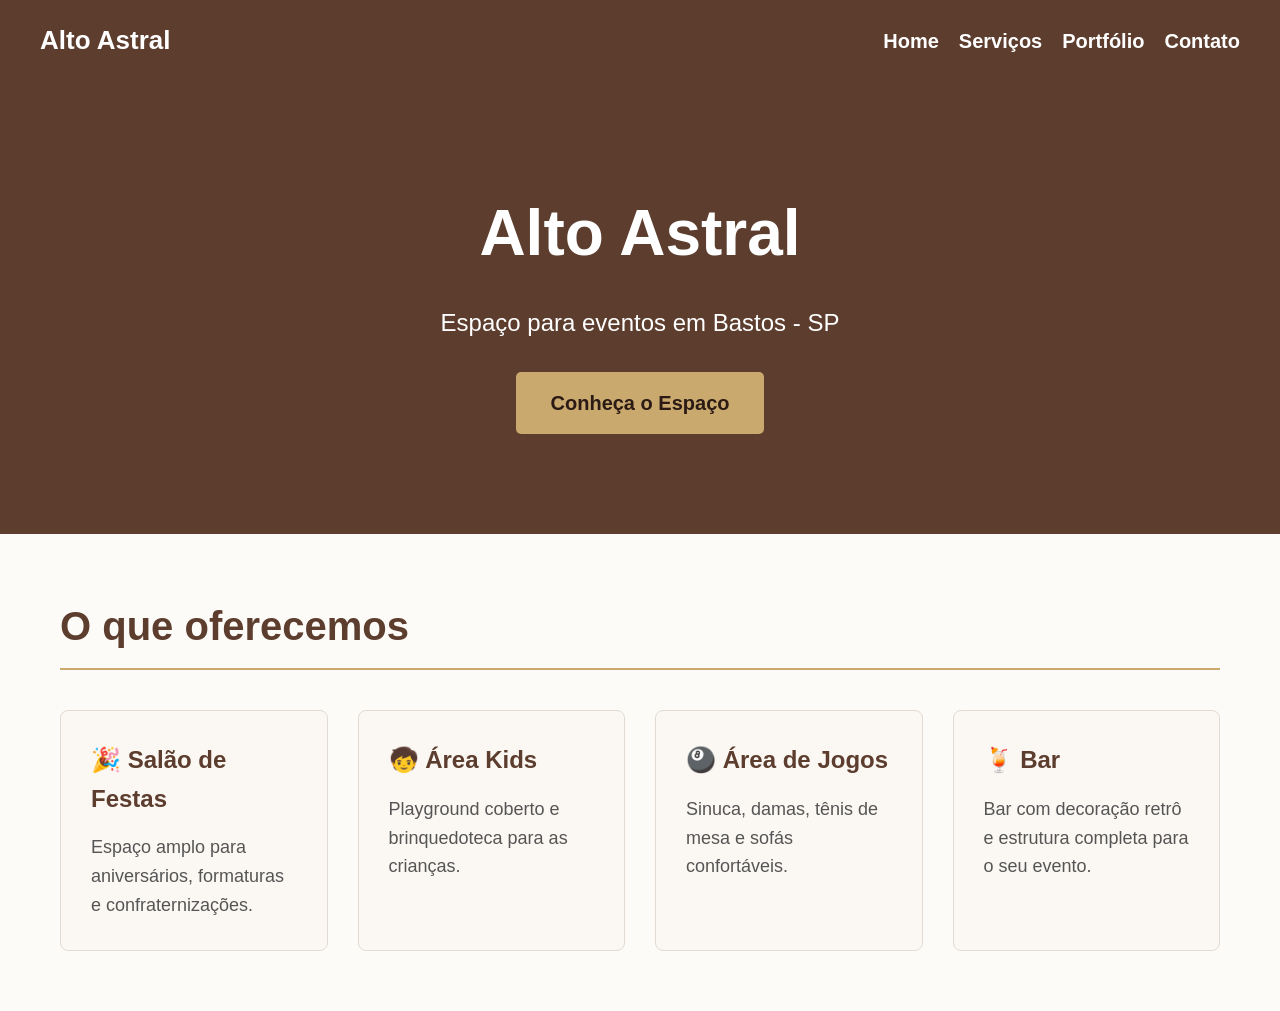
<file: index.html>
<!DOCTYPE html>
<html lang="pt-BR">
<head>
<meta charset="UTF-8">
<meta name="viewport" content="width=device-width, initial-scale=1.0">
<title>Alto Astral - Espaço para Eventos</title>
<link rel="stylesheet" href="style.css">
</head>
<body>

<nav>
  <span>Alto Astral</span>
  <a href="index.html">Home</a>
  <a href="servicos.html">Serviços</a>
  <a href="portfolio.html">Portfólio</a>
  <a href="contato.html">Contato</a>
</nav>

<div id="home">
  <div class="hero">
    <h1>Alto Astral</h1>
    <p>Espaço para eventos em Bastos - SP</p>
    <a class="btn" href="servicos.html">Conheça o Espaço</a>
  </div>

  <section>
    <h2>O que oferecemos</h2>
    <div class="cards">
      <div class="card">
        <h3>🎉 Salão de Festas</h3>
        <p>Espaço amplo para aniversários, formaturas e confraternizações.</p>
      </div>
      <div class="card">
        <h3>🧒 Área Kids</h3>
        <p>Playground coberto e brinquedoteca para as crianças.</p>
      </div>
      <div class="card">
        <h3>🎱 Área de Jogos</h3>
        <p>Sinuca, damas, tênis de mesa e sofás confortáveis.</p>
      </div>
      <div class="card">
        <h3>🍹 Bar</h3>
        <p>Bar com decoração retrô e estrutura completa para o seu evento.</p>
      </div>
    </div>
  </section>
</div>

</body>
</html>
</file>
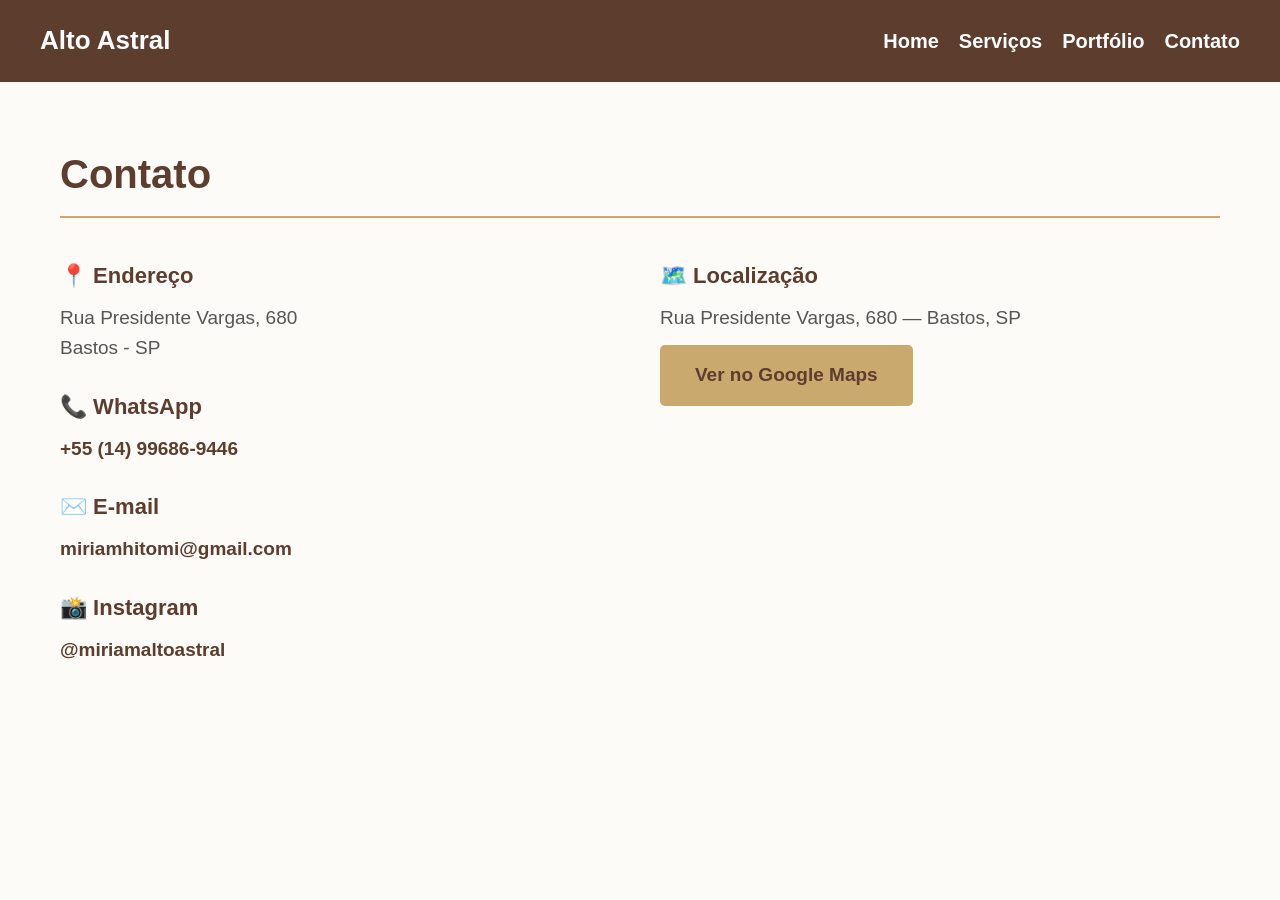
<file: contato.html>
<!DOCTYPE html>
<html lang="pt-BR">
<head>
<meta charset="UTF-8">
<meta name="viewport" content="width=device-width, initial-scale=1.0">
<title>Contato - Alto Astral</title>
<link rel="stylesheet" href="style.css">
</head>
<body>

<nav>
  <span>Alto Astral</span>
  <a href="index.html">Home</a>
  <a href="servicos.html">Serviços</a>
  <a href="portfolio.html">Portfólio</a>
  <a href="contato.html">Contato</a>
</nav>

<div id="contato">
  <section>
    <h2>Contato</h2>
    <div class="contact-grid">
      <div>
        <div class="contact-item">
          <h4>📍 Endereço</h4>
          <p>Rua Presidente Vargas, 680<br>Bastos - SP</p>
        </div>
        <div class="contact-item">
          <h4>📞 WhatsApp</h4>
          <a href="https://wa.me/5514996869446" target="_blank">+55 (14) 99686-9446</a>
        </div>
        <div class="contact-item">
          <h4>✉️ E-mail</h4>
          <a href="mailto:miriamhitomi@gmail.com">miriamhitomi@gmail.com</a>
        </div>
        <div class="contact-item">
          <h4>📸 Instagram</h4>
          <a href="https://www.instagram.com/miriamaltoastral?igsh=bGprZXJ0Nnk1MXoy" target="_blank">@miriamaltoastral</a>
        </div>
      </div>
      <div>
        <div class="contact-item">
          <h4>🗺️ Localização</h4>
          <p style="margin-bottom:12px;">Rua Presidente Vargas, 680 — Bastos, SP</p>
          <a class="btn" href="http://maps.google.com/?q=Rua Presidente Vargas, 680 Bastos SP" target="_blank">Ver no Google Maps</a>
        </div>
      </div>
    </div>
  </section>
</div>

</body>
</html>
</file>
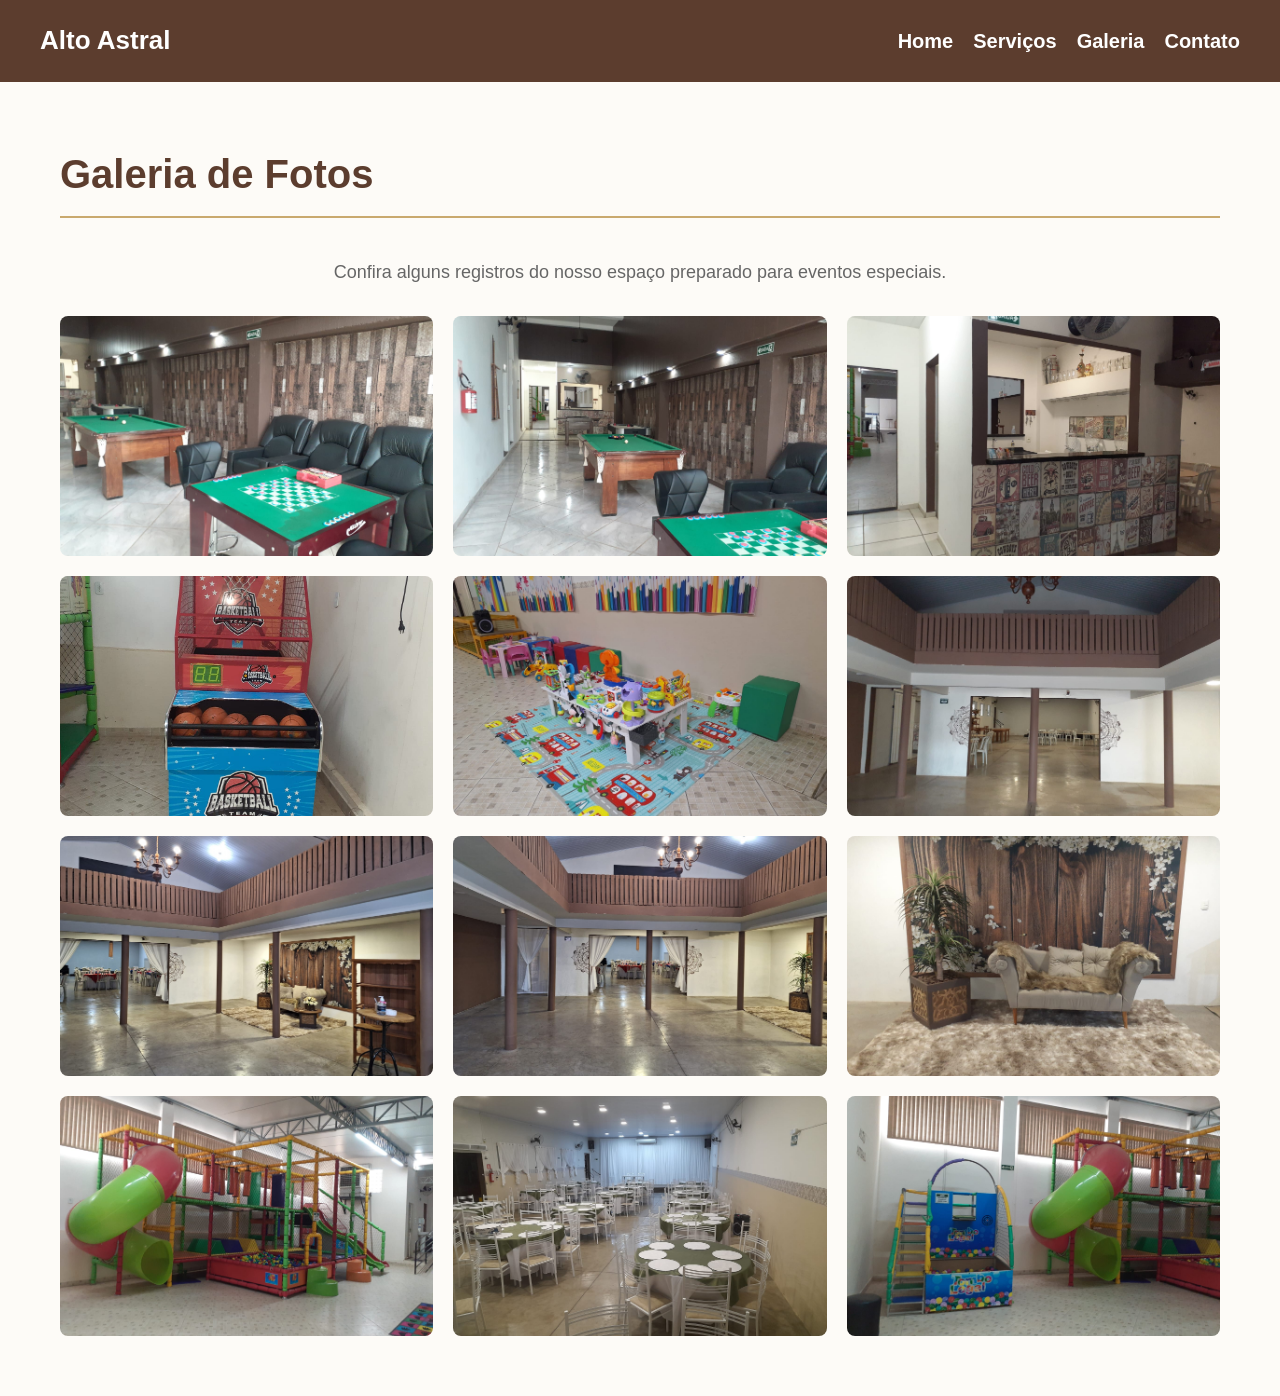
<file: portfolio.html>
<!DOCTYPE html>
<html lang="pt-BR">
<head>
<meta charset="UTF-8">
<meta name="viewport" content="width=device-width, initial-scale=1.0">
<title>Galeria - Alto Astral</title>
<link rel="stylesheet" href="style.css">
</head>
<body>

<nav>
  <span>Alto Astral</span>
  <a href="index.html">Home</a>
  <a href="servicos.html">Serviços</a>
  <a href="portfolio.html">Galeria</a>
  <a href="contato.html">Contato</a>
</nav>

<div id="galeria">
  <section>
    <h2>Galeria de Fotos</h2>
    <p style="text-align:center; margin-bottom: 30px; color: #666;">Confira alguns registros do nosso espaço preparado para eventos especiais.</p>
    
    <div class="gallery">
      <img src="images/area_de_jogos1.jpeg" alt="Espaço de Jogos e Sofás">
      <img src="images/area_de_jogos2.jpeg" alt="Área de Jogos - Vista geral">
      <img src="images/bar.jpeg" alt="Bar">
      <img src="images/basquete.jpeg" alt="Brinquedoteca - Basquete">
      <img src="images/brinquedoteca.jpeg" alt="Brinquedoteca - Espaço Kids">
      <img src="images/entrada1.jpeg" alt="Visão geral - Espaço">
      <img src="images/entrada2.jpeg" alt="Entrada do Espaço 1">
      <img src="images/entrada3.jpeg" alt="Entrada do Espaço 2">
      <img src="images/entrada4.jpeg" alt="Entrada do Espaço 3">
      <img src="images/playground.jpeg" alt="Playground Infantil">
      <img src="images/salão_de_festas.jpeg" alt="Salão de Festas Principal">
      <img src="images/tombo_legal.jpeg" alt="Brinquedo Tombo Legal">
    </div>
  </section>
</div>

</body>
</html>
</file>
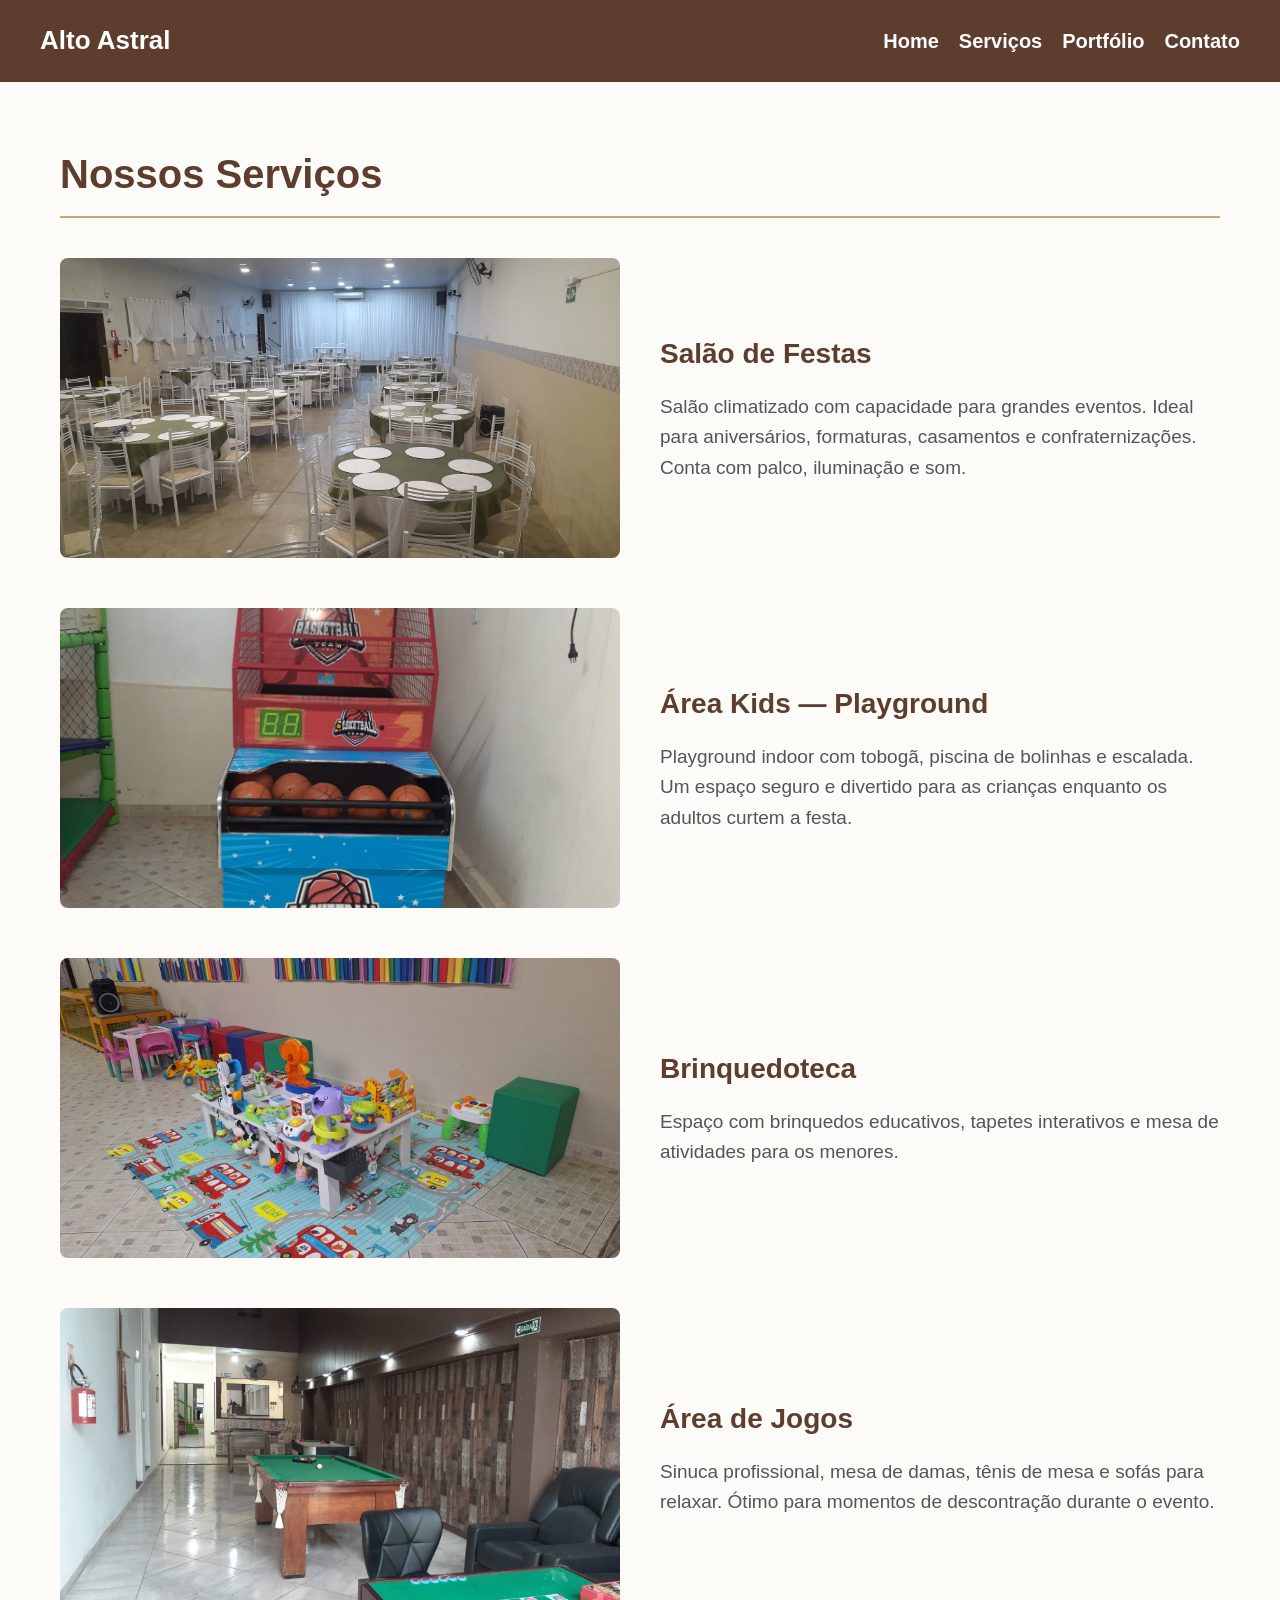
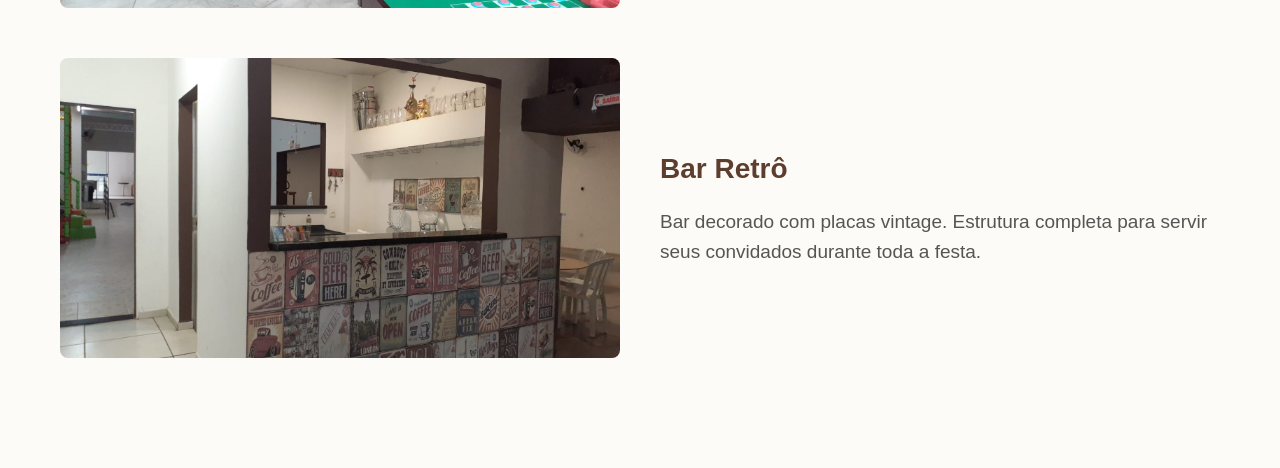
<file: servicos.html>
<!DOCTYPE html>
<html lang="pt-BR">
<head>
<meta charset="UTF-8">
<meta name="viewport" content="width=device-width, initial-scale=1.0">
<title>Serviços - Alto Astral</title>
<link rel="stylesheet" href="style.css">
</head>
<body>

<nav>
  <span>Alto Astral</span>
  <a href="index.html">Home</a>
  <a href="servicos.html">Serviços</a>
  <a href="portfolio.html">Portfólio</a>
  <a href="contato.html">Contato</a>
</nav>

<div id="servicos">
  <section>
    <h2>Nossos Serviços</h2>
    
    <!-- 1. Salão de Festas -->
    <div class="servico">
      <img src="images/salão_de_festas.jpeg" alt="Salão de Festas">
      <div>
        <h3>Salão de Festas</h3>
        <p>Salão climatizado com capacidade para grandes eventos. Ideal para aniversários, formaturas, casamentos e confraternizações. Conta com palco, iluminação e som.</p>
      </div>
    </div>

    <!-- 2. Área Kids — Playground -->
    <div class="servico">
      <img src="images/basquete.jpeg" alt="Área Kids — Playground">
      <div>
        <h3>Área Kids — Playground</h3>
        <p>Playground indoor com tobogã, piscina de bolinhas e escalada. Um espaço seguro e divertido para as crianças enquanto os adultos curtem a festa.</p>
      </div>
    </div>

    <!-- 3. Brinquedoteca -->
    <div class="servico">
      <img src="images/brinquedoteca.jpeg" alt="Brinquedoteca">
      <div>
        <h3>Brinquedoteca</h3>
        <p>Espaço com brinquedos educativos, tapetes interativos e mesa de atividades para os menores.</p>
      </div>
    </div>

    <!-- 4. Área de Jogos -->
    <div class="servico">
      <img src="images/area_de_jogos2.jpeg" alt="Área de Jogos">
      <div>
        <h3>Área de Jogos</h3>
        <p>Sinuca profissional, mesa de damas, tênis de mesa e sofás para relaxar. Ótimo para momentos de descontração durante o evento.</p>
      </div>
    </div>

    <!-- 5. Bar Retrô -->
    <div class="servico">
      <img src="images/bar.jpeg" alt="Bar Retrô">
      <div>
        <h3>Bar Retrô</h3>
        <p>Bar decorado com placas vintage. Estrutura completa para servir seus convidados durante toda a festa.</p>
      </div>
    </div>

  </section>
</div>

</body>
</html>
</file>
<file: style.css>
* {
  margin: 0;
  padding: 0;
  box-sizing: border-box;
}

body {
  font-family: Arial, sans-serif;
  background-color: #fdfbf7;
  color: #333;
  font-size: 18px;
  line-height: 1.6;
}

/* Menu de Navegação */

nav {
  background-color: #5c3d2e;
  padding: 20px 40px;
  display: flex;
  align-items: center;
}

nav span {
  color: white;
  font-size: 26px;
  font-weight: bold;
  margin-right: auto;
}

nav a {
  color: white;
  text-decoration: none;
  margin-left: 20px;
  font-size: 20px;
  font-weight: bold;
}

nav a:hover {
  text-decoration: underline;
}

/* Home */

.hero {
  background-color: #5c3d2e;
  color: white;
  text-align: center;
  padding: 100px 20px;
}

.hero h1 {
  font-size: 64px;
  margin-bottom: 20px;
}

.hero p {
  font-size: 24px;
  margin-bottom: 30px;
}

.btn {
  display: inline-block;
  background-color: #c9a96e;
  color: #2b1b14;
  padding: 15px 35px;
  text-decoration: none;
  font-weight: bold;
  font-size: 20px;
  border-radius: 5px;
}

/* Estrutura das Seções e Cards */

section {
  padding: 60px 20px;
  max-width: 1200px;
  margin: 0 auto;
}

section h2 {
  font-size: 40px;
  color: #5c3d2e;
  margin-bottom: 40px;
  border-bottom: 2px solid #c9a96e;
  padding-bottom: 10px;
}

.cards {
  display: grid;
  /* Divide a linha exatamente em 4 colunas iguais, sem funções avançadas */
  grid-template-columns: 1fr 1fr 1fr 1fr;
  gap: 30px;
}

.card {
  background-color: #fbf8f3;
  border: 1px solid #e1dbd3;
  padding: 30px;
  border-radius: 8px;
}

.card h3 {
  font-size: 24px;
  color: #5c3d2e;
  margin-bottom: 15px;
}

.card p {
  font-size: 18px;
  color: #555;
}

/* Página de Serviços */

.servico {
  display: grid;
  grid-template-columns: 1fr 1fr;
  gap: 40px;
  margin-bottom: 50px;
  align-items: center;
}

.servico img {
  width: 100%;
  height: 300px;
  object-fit: cover;
  border-radius: 8px;
}

.servico h3 {
  font-size: 28px;
  color: #5c3d2e;
  margin-bottom: 15px;
}

.servico p {
  font-size: 19px;
  color: #555;
}

/* Página de Portfólio */

.gallery {
  display: grid;
  /* Divide a galeria em 3 colunas simples para as fotos */
  grid-template-columns: 1fr 1fr 1fr;
  gap: 20px;
}

.gallery img {
  width: 100%;
  height: 240px;
  object-fit: cover;
  border-radius: 8px;
}

/* Página de Contato */

.contact-grid {
  display: grid;
  grid-template-columns: 1fr 1fr;
  gap: 40px;
}

.contact-item {
  margin-bottom: 25px;
}

.contact-item h4 {
  font-size: 22px;
  color: #5c3d2e;
  margin-bottom: 10px;
}

.contact-item p, .contact-item a {
  font-size: 19px;
  color: #555;
  text-decoration: none;
}

.contact-item a {
  color: #5c3d2e;
  font-weight: bold;
}
</file>
